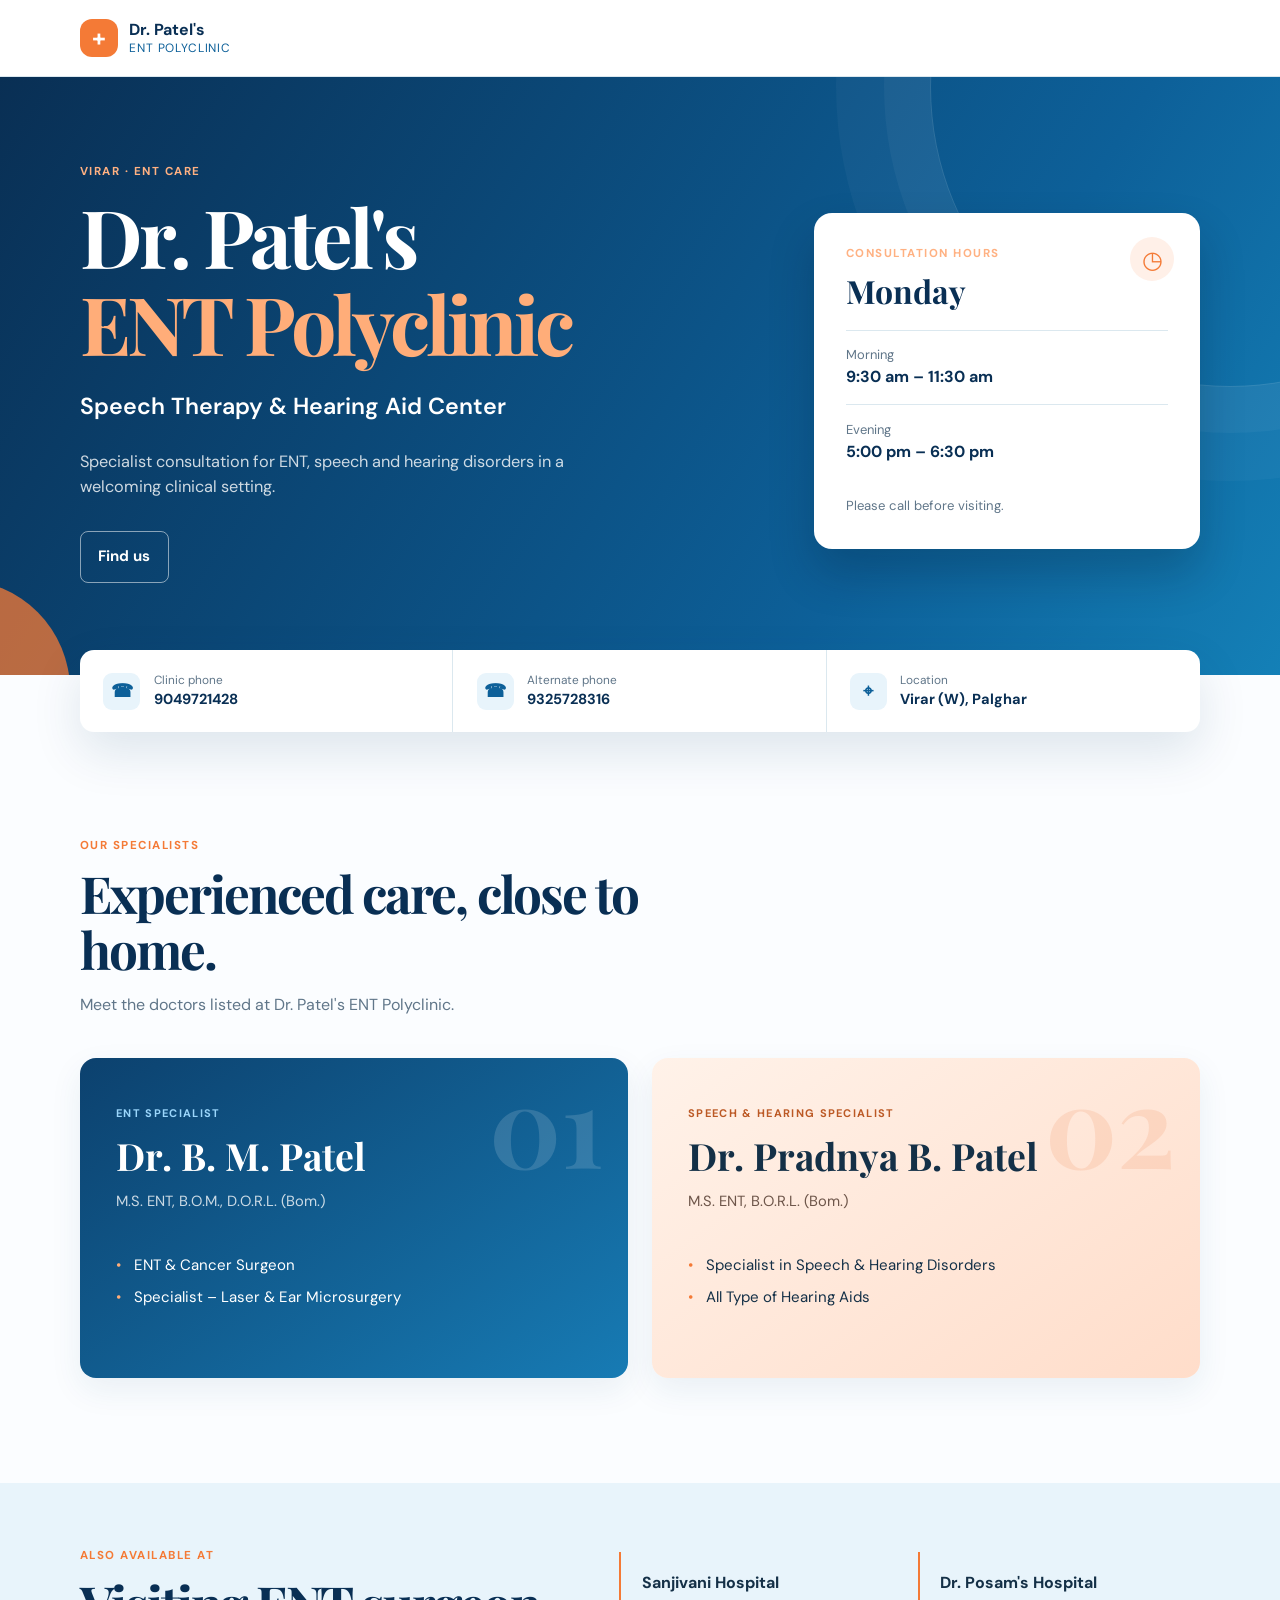
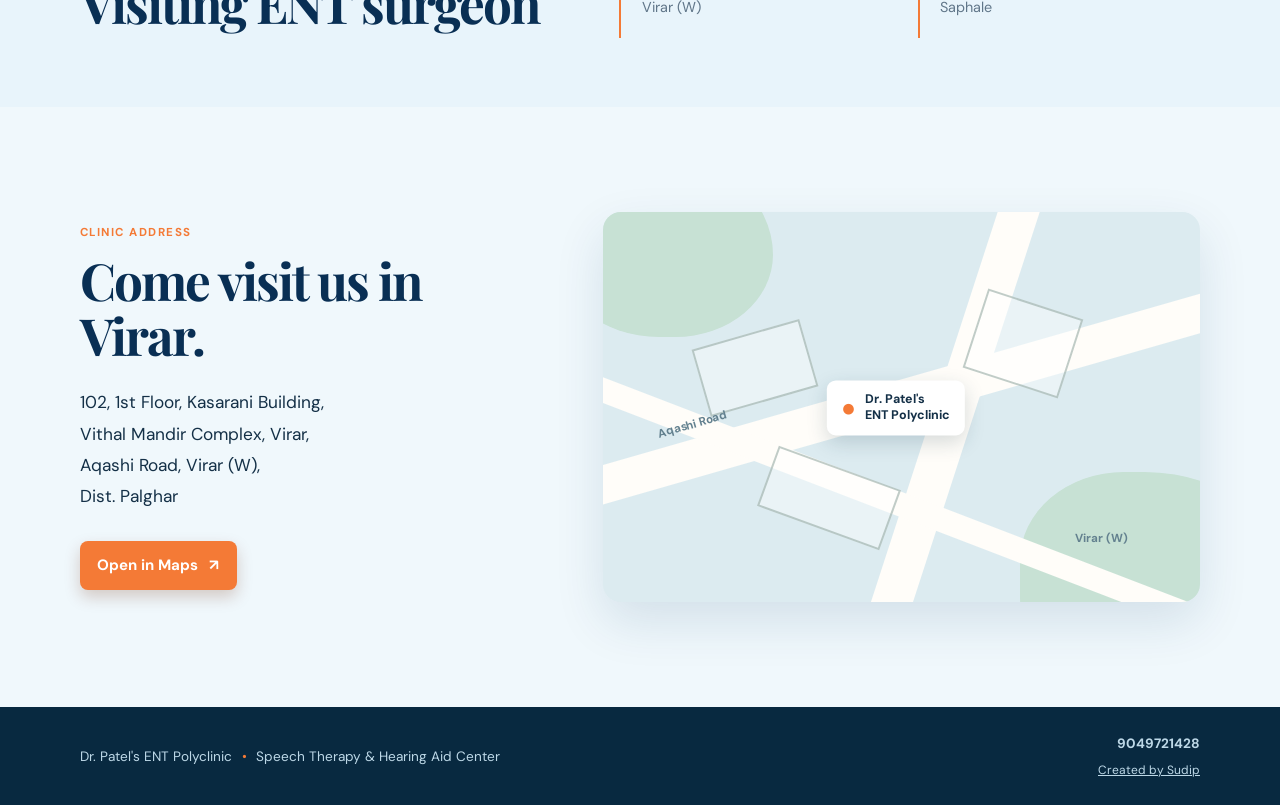
<file: index.html>
<!doctype html>
<html lang="en">
<head>
  <meta charset="UTF-8">
  <meta name="viewport" content="width=device-width, initial-scale=1.0">
  <meta name="description" content="Dr. Patel's ENT Polyclinic, Speech Therapy & Hearing Aid Center in Virar.">
  <title>Dr. Patel's ENT Polyclinic | Virar</title>
  <link rel="preconnect" href="https://fonts.googleapis.com">
  <link rel="preconnect" href="https://fonts.gstatic.com" crossorigin>
  <link href="https://fonts.googleapis.com/css2?family=DM+Sans:wght@400;500;600;700&family=Playfair+Display:wght@600;700&display=swap" rel="stylesheet">
  <link rel="stylesheet" href="styles.css">
</head>
<body>
  <a class="skip-link" href="#main">Skip to content</a>
  <header class="site-header"><div class="container nav">
    <a class="brand" href="#home" aria-label="Dr. Patel's ENT Polyclinic home"><b class="brand-mark" aria-hidden="true">+</b><span><strong>Dr. Patel's</strong><small>ENT Polyclinic</small></span></a>
    <span aria-hidden="true"></span>
  </div></header>
  <main id="main">
    <section class="hero" id="home"><i class="orbit orbit-one" aria-hidden="true"></i><i class="orbit orbit-two" aria-hidden="true"></i>
      <div class="container hero-grid"><div>
        <p class="eyebrow">Virar · ENT care</p><h1>Dr. Patel's<br><em>ENT Polyclinic</em></h1>
        <p class="hero-subtitle">Speech Therapy &amp; Hearing Aid Center</p>
        <p class="intro">Specialist consultation for ENT, speech and hearing disorders in a welcoming clinical setting.</p>
        <p class="actions"><a class="button secondary" href="#location">Find us</a></p>
      </div><aside class="hours-card">
        <span class="clock" aria-hidden="true">◷</span><p class="eyebrow">Consultation hours</p><h2>Monday</h2>
        <dl><div><dt>Morning</dt><dd>9:30 am – 11:30 am</dd></div><div><dt>Evening</dt><dd>5:00 pm – 6:30 pm</dd></div></dl><p class="note">Please call before visiting.</p>
      </aside></div>
    </section>
    <section class="quick-contact" aria-label="Quick contact"><div class="container contact-grid">
      <div class="contact"><b>☎</b><span><small>Clinic phone</small><strong>9049721428</strong></span></div>
      <div class="contact"><b>☎</b><span><small>Alternate phone</small><strong>9325728316</strong></span></div>
      <div class="contact"><b>⌖</b><span><small>Location</small><strong>Virar (W), Palghar</strong></span></div>
    </div></section>
    <section class="section" id="doctors"><div class="container">
      <div class="heading"><p class="eyebrow">Our specialists</p><h2>Experienced care, close to home.</h2><p>Meet the doctors listed at Dr. Patel's ENT Polyclinic.</p></div>
      <div class="doctor-grid">
        <article class="doctor blue"><i>01</i><p class="doctor-label">ENT specialist</p><h3>Dr. B. M. Patel</h3><p class="credentials">M.S. ENT, B.O.M., D.O.R.L. (Bom.)</p><ul><li>ENT &amp; Cancer Surgeon</li><li>Specialist – Laser &amp; Ear Microsurgery</li></ul></article>
        <article class="doctor orange"><i>02</i><p class="doctor-label">Speech &amp; hearing specialist</p><h3>Dr. Pradnya B. Patel</h3><p class="credentials">M.S. ENT, B.O.R.L. (Bom.)</p><ul><li>Specialist in Speech &amp; Hearing Disorders</li><li>All Type of Hearing Aids</li></ul></article>
      </div>
    </div></section>
    <section class="visiting"><div class="container visiting-grid"><div><p class="eyebrow">Also available at</p><h2>Visiting ENT surgeon</h2></div><div class="visiting-list"><p><strong>Sanjivani Hospital</strong><span>Virar (W)</span></p><p><strong>Dr. Posam's Hospital</strong><span>Saphale</span></p></div></div></section>
    <section class="section location" id="location"><div class="container location-grid">
      <div><p class="eyebrow">Clinic address</p><h2>Come visit us in Virar.</h2><address>102, 1st Floor, Kasarani Building,<br>Vithal Mandir Complex, Virar,<br>Aqashi Road, Virar (W),<br>Dist. Palghar</address><a class="button primary" href="https://www.google.com/maps/search/?api=1&amp;query=102%2C%201st%20Floor%2C%20Kasarani%20Building%2C%20Vithal%20Mandir%20Complex%2C%20Virar%2C%20Aqashi%20Road%2C%20Virar%20West%2C%20Palghar" target="_blank" rel="noopener">Open in Maps <span>↗</span></a></div>
      <div class="map" aria-label="Stylized location map for the clinic in Virar West"><b class="road r1"></b><b class="road r2"></b><b class="road r3"></b><i class="block b1"></i><i class="block b2"></i><i class="block b3"></i><p class="pin"><span>●</span><strong>Dr. Patel's<br>ENT Polyclinic</strong></p><small class="aqashi">Aqashi Road</small><small class="virar">Virar (W)</small></div>
    </div></section>
  </main>
  <footer><div class="container footer"><p>Dr. Patel's ENT Polyclinic <span>•</span> Speech Therapy &amp; Hearing Aid Center</p><div style="text-align: right;"><strong>9049721428</strong><div style="margin-top: 5px;"><a href="creator.html" style="font-weight: normal; font-size: 0.75rem; color: #bdd8e7; text-decoration: underline;">Created by Sudip</a></div></div></div></footer>
</body>
</html>
</file>
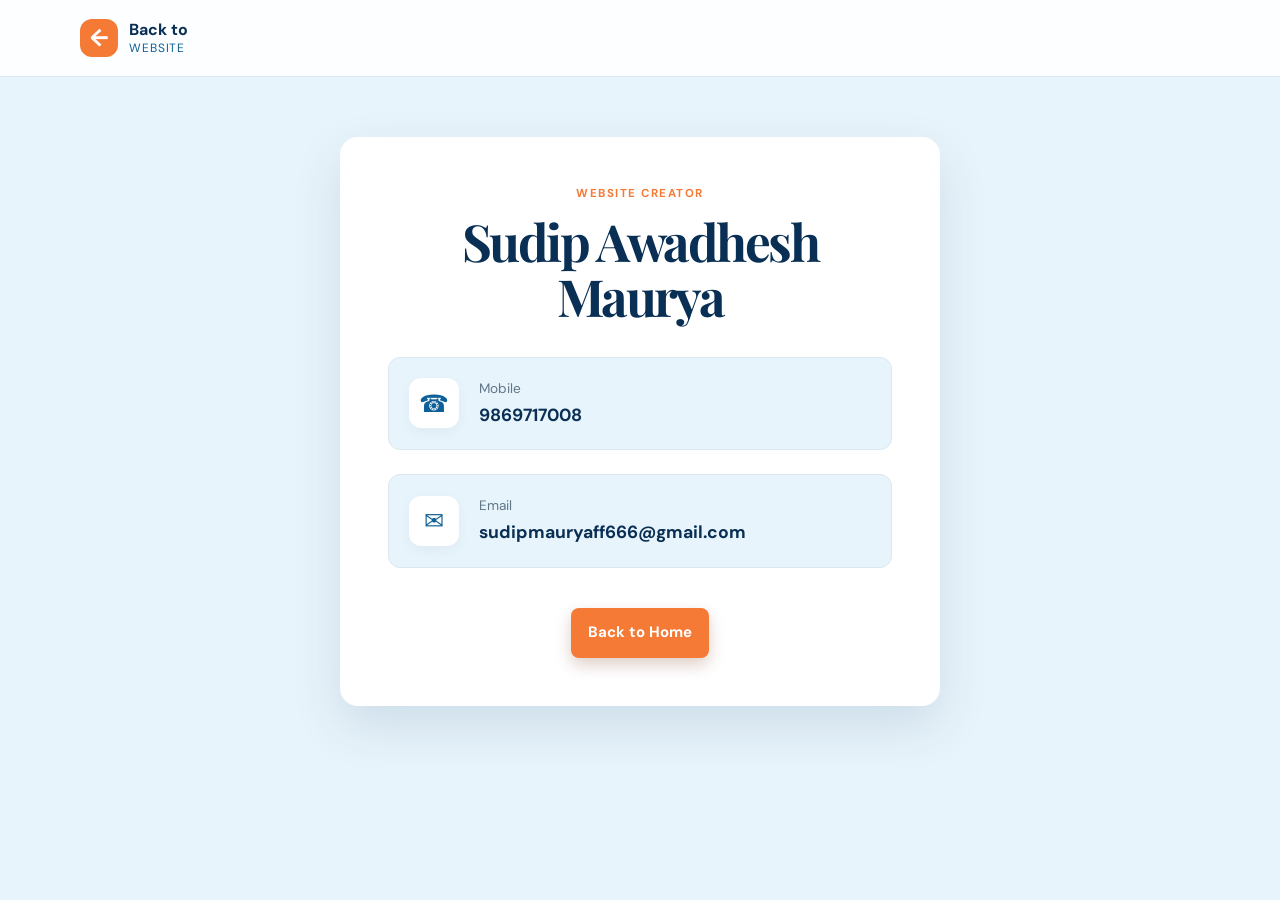
<file: creator.html>
<!doctype html>
<html lang="en">
<head>
  <meta charset="UTF-8">
  <meta name="viewport" content="width=device-width, initial-scale=1.0">
  <title>Creator Details | Sudip Awadhesh Maurya</title>
  <link rel="preconnect" href="https://fonts.googleapis.com">
  <link rel="preconnect" href="https://fonts.gstatic.com" crossorigin>
  <link href="https://fonts.googleapis.com/css2?family=DM+Sans:wght@400;500;600;700&family=Playfair+Display:wght@600;700&display=swap" rel="stylesheet">
  <link rel="stylesheet" href="styles.css">
  <link rel="stylesheet" href="creator.css">
</head>
<body class="creator-page">
  <header class="site-header">
    <div class="container nav">
      <a class="brand" href="index.html" aria-label="Back to Website">
        <b class="brand-mark" aria-hidden="true">←</b>
        <span><strong>Back to</strong><small>Website</small></span>
      </a>
    </div>
  </header>
  
  <main id="main">
    <section class="creator-section section">
      <div class="container">
        <div class="creator-card">
          <p class="eyebrow">Website Creator</p>
          <h1>Sudip Awadhesh Maurya</h1>
          
          <div class="creator-contact-info">
            <div class="contact-item">
              <span class="icon">☎</span>
              <div class="details">
                <small>Mobile</small>
                <a href="tel:9869717008"><strong>9869717008</strong></a>
              </div>
            </div>
            
            <div class="contact-item">
              <span class="icon">✉</span>
              <div class="details">
                <small>Email</small>
                <a href="mailto:sudipmauryaff666@gmail.com"><strong>sudipmauryaff666@gmail.com</strong></a>
              </div>
            </div>
          </div>
          
          <div class="actions">
            <a class="button primary" href="index.html">Back to Home</a>
          </div>
        </div>
      </div>
    </section>
  </main>
</body>
</html>
</file>
<file: styles.css>
:root{--navy:#092f54;--blue:#0d6099;--sky:#e8f4fb;--orange:#f47a36;--cream:#fff0e8;--ink:#143047;--muted:#607689;--line:#dbe8ef;--shadow:0 20px 50px rgba(10,58,97,.12)}*{box-sizing:border-box}html{scroll-behavior:smooth}body{margin:0;background:#fbfdff;color:var(--ink);font-family:"DM Sans",Arial,sans-serif;line-height:1.55}a{text-decoration:none;color:inherit}.container{width:min(1120px,calc(100% - 40px));margin:auto}.skip-link{position:absolute;left:-999px}.skip-link:focus{left:1rem;top:1rem;background:#fff;color:var(--navy);padding:.5rem;z-index:20}
.site-header{position:sticky;z-index:10;top:0;background:#ffffffee;border-bottom:1px solid var(--line);backdrop-filter:blur(12px)}.nav{min-height:76px;display:flex;align-items:center;justify-content:space-between}.brand{display:flex;gap:.7rem;align-items:center;color:var(--navy)}.brand-mark{display:grid;place-items:center;width:38px;height:38px;border-radius:12px;background:var(--orange);color:#fff;font-size:1.5rem}.brand strong,.brand small{display:block;line-height:1.1}.brand small{margin-top:.2rem;font-size:.75rem;letter-spacing:.07em;text-transform:uppercase;color:var(--blue)}.nav-call{border:1px solid var(--blue);border-radius:99px;padding:.55rem 1rem;color:var(--blue);font-weight:700;font-size:.875rem}.nav-call:hover{background:var(--blue);color:#fff}
.hero{position:relative;overflow:hidden;padding:86px 0 76px;color:#fff;background:linear-gradient(122deg,var(--navy),var(--blue) 70%,#1480b7)}.orbit{position:absolute;border-radius:50%;pointer-events:none}.orbit-one{height:600px;width:600px;right:-250px;top:-290px;border:1px solid #ffffff25;box-shadow:0 0 0 46px #ffffff0a,0 0 0 94px #ffffff08}.orbit-two{height:220px;width:220px;left:-150px;bottom:-125px;background:#f47a36c0}.hero-grid{position:relative;display:grid;grid-template-columns:1.25fr .75fr;align-items:center;gap:7vw}.eyebrow{margin:0 0 .7rem;color:var(--orange);text-transform:uppercase;letter-spacing:.13em;font-size:.72rem;font-weight:700}.hero .eyebrow,.visiting .eyebrow{color:#ffb182}h1,h2,h3{font-family:"Playfair Display",Georgia,serif;line-height:1.08}h1{margin:.2rem 0 1rem;font-size:clamp(3rem,6.3vw,5.4rem);letter-spacing:-.05em}h1 em{color:#ffad79;font-style:normal}.hero-subtitle{font-size:clamp(1.15rem,2vw,1.45rem);font-weight:600}.intro{max-width:540px;color:#ffffffcc;font-size:1.02rem}.actions{display:flex;gap:.8rem;flex-wrap:wrap;margin-top:2rem}.button{display:inline-flex;gap:.7rem;align-items:center;justify-content:center;padding:.83rem 1.08rem;border-radius:8px;font-size:.94rem;font-weight:700;transition:.2s}.button:hover{transform:translateY(-2px)}.primary{background:var(--orange);color:#fff;box-shadow:0 7px 16px #6e260538}.secondary{border:1px solid #ffffff85;color:#fff}.secondary:hover{background:#ffffff20}
.hours-card{position:relative;padding:2rem;background:#fff;color:var(--ink);border-radius:18px;box-shadow:0 24px 45px #0015283b}.clock{display:grid;place-items:center;position:absolute;right:1.6rem;top:1.5rem;width:44px;height:44px;border-radius:50%;background:var(--cream);color:var(--orange);font-size:1.5rem}.hours-card h2{margin:.2rem 0 1.3rem;color:var(--navy);font-size:2rem}.hours-card dl{margin:0}.hours-card dl div{padding:.9rem 0;border-top:1px solid var(--line)}dt{color:var(--muted);font-size:.81rem}dd{margin:0;color:var(--navy);font-weight:700}.note{margin:1.1rem 0 0;color:var(--muted);font-size:.82rem}
.quick-contact{position:relative;z-index:2;margin-top:-25px}.contact-grid{display:grid;grid-template-columns:repeat(3,1fr);overflow:hidden;background:#fff;border-radius:14px;box-shadow:var(--shadow)}.contact{display:flex;gap:.85rem;align-items:center;padding:1.3rem 1.45rem;border-right:1px solid var(--line)}.contact:last-child{border:0}.contact:hover{background:#f6fbff}.contact>b{display:grid;place-items:center;flex:0 0 37px;height:37px;background:var(--sky);border-radius:9px;color:var(--blue);font-size:1.15rem}.contact small,.contact strong{display:block}.contact small{color:var(--muted);font-size:.74rem}.contact strong{color:var(--navy);font-size:.91rem}
.section{padding:105px 0}.heading{max-width:650px;margin-bottom:2.5rem}.heading h2,.location h2,.visiting h2{margin:.1rem 0 .75rem;color:var(--navy);font-size:clamp(2.15rem,4vw,3.25rem);letter-spacing:-.04em}.heading>p:last-child{color:var(--muted)}.doctor-grid{display:grid;grid-template-columns:repeat(2,1fr);gap:1.5rem}.doctor{position:relative;min-height:320px;overflow:hidden;padding:2.25rem;border-radius:16px;box-shadow:0 12px 32px #174b6f14}.doctor.blue{background:linear-gradient(145deg,#0c416e,#177bb4);color:#fff}.doctor.orange{background:linear-gradient(145deg,#fff2e9,#ffddca)}.doctor>i{position:absolute;right:1.5rem;top:.6rem;color:#ffffff24;font:700 7rem/1 "Playfair Display",serif}.orange>i{color:#e665221f}.doctor-label{position:relative;color:#9bd6fb;text-transform:uppercase;letter-spacing:.12em;font-size:.69rem;font-weight:700}.orange .doctor-label{color:#bc5925}.doctor h3{position:relative;margin:.8rem 0 .5rem;font-size:clamp(1.75rem,3vw,2.35rem)}.credentials{position:relative;min-height:3em;color:#ffffffc7;font-size:.92rem}.orange .credentials{color:#6e564a}.doctor ul{position:relative;margin:1.25rem 0 0;padding:0;list-style:none}.doctor li{margin:.55rem 0;padding-left:1.1rem;font-size:.94rem}.doctor li:before{content:"•";display:inline-block;width:1.1rem;margin-left:-1.1rem;color:#ffad79}.orange li:before{color:var(--orange)}
.visiting{padding:64px 0;background:var(--sky);color:var(--ink)}.visiting-grid{display:grid;grid-template-columns:.9fr 1.1fr;align-items:center;gap:4rem}.visiting h2{color:var(--navy)}.visiting .eyebrow{color:var(--orange)}.visiting-list{display:grid;grid-template-columns:repeat(2,1fr);gap:1rem}.visiting-list p{margin:0;padding:1.2rem 0 1.2rem 1.3rem;border-left:2px solid var(--orange)}.visiting-list strong,.visiting-list span{display:block}.visiting-list span{color:var(--muted);font-size:.9rem}
.location{background:#f0f8fc}.location address{margin:1.5rem 0 1.8rem;font-size:1.08rem;font-style:normal;line-height:1.8}.location-grid{display:grid;grid-template-columns:.87fr 1.13fr;align-items:center;gap:5vw}.map{position:relative;min-height:390px;overflow:hidden;border-radius:18px;background:#dcebf0;box-shadow:var(--shadow)}.map:before,.map:after{content:"";position:absolute;background:#c7e1d4;border-radius:40% 60% 48% 52%}.map:before{width:220px;height:185px;left:-50px;top:-60px}.map:after{width:280px;height:240px;right:-100px;bottom:-110px}.road{position:absolute;z-index:1;background:#fffdf9}.r1{width:130%;height:38px;top:43%;left:-15%;transform:rotate(-16deg)}.r2{height:135%;width:40px;left:55%;top:-15%;transform:rotate(18deg)}.r3{width:110%;height:24px;top:72%;left:-5%;transform:rotate(21deg)}.block{position:absolute;z-index:2;border:2px solid #8fa49d8c;background:#ffffff66}.b1{width:112px;height:70px;left:16%;top:31%;transform:rotate(-16deg)}.b2{width:100px;height:83px;left:62%;top:23%;transform:rotate(18deg)}.b3{width:130px;height:64px;left:27%;top:65%;transform:rotate(20deg)}.pin{position:absolute;z-index:4;left:49%;top:47%;transform:translate(-50%,-50%);display:flex;gap:.6rem;align-items:center;padding:.75rem .9rem;background:#fff;border-radius:9px;box-shadow:0 7px 20px #193c4b2e;font-size:.78rem;line-height:1.25}.pin span{color:var(--orange);font-size:1.55rem}.map small{position:absolute;z-index:3;color:#63818f;font-size:.73rem;font-weight:700}.aqashi{left:9%;top:52%;transform:rotate(-16deg)}.virar{right:12%;bottom:14%}
footer{padding:1.6rem 0;background:#082940;color:#bdd8e7;font-size:.85rem}.footer{display:flex;align-items:center;justify-content:space-between;gap:1rem}.footer p{margin:0}.footer span{color:var(--orange);margin:0 .35rem}.footer a{color:#fff;font-weight:700}
@media(max-width:780px){.hero{padding:65px 0 60px}.hero-grid,.location-grid,.visiting-grid{grid-template-columns:1fr;gap:2.5rem}.hours-card{max-width:470px}.contact-grid,.doctor-grid,.visiting-list{grid-template-columns:1fr}.contact{padding:1rem 1.2rem;border-right:0;border-bottom:1px solid var(--line)}.contact:last-child{border-bottom:0}.section{padding:75px 0}.map{min-height:330px}.footer{flex-direction:column;align-items:flex-start}.footer span{display:none}}@media(max-width:450px){.container{width:min(100% - 30px,1120px)}.nav{min-height:67px}.brand-mark{width:33px;height:33px}.brand small{font-size:.66rem}.nav-call{padding:.48rem .75rem}.hero{padding-top:55px}h1{font-size:2.82rem}.actions .button{width:100%}.doctor{padding:1.7rem;min-height:0}.location address{font-size:1rem}}
</file>
<file: creator.css>
.creator-page {
  background: var(--sky);
  min-height: 100vh;
  display: flex;
  flex-direction: column;
}

.creator-page .site-header {
  background: #ffffffdd;
}

.creator-section {
  flex: 1;
  display: flex;
  align-items: center;
  justify-content: center;
  padding: 60px 0;
}

.creator-card {
  background: #fff;
  border-radius: 18px;
  padding: 3rem;
  box-shadow: var(--shadow);
  max-width: 600px;
  margin: 0 auto;
  text-align: center;
}

.creator-card h1 {
  color: var(--navy);
  font-size: clamp(2.5rem, 4vw, 3.5rem);
  margin-bottom: 2rem;
}

.creator-contact-info {
  display: flex;
  flex-direction: column;
  gap: 1.5rem;
  margin-bottom: 2.5rem;
  text-align: left;
}

.creator-card .contact-item {
  display: flex;
  align-items: center;
  gap: 1.25rem;
  padding: 1.25rem;
  background: var(--sky);
  border-radius: 12px;
  border: 1px solid var(--line);
  transition: .2s;
}

.creator-card .contact-item:hover {
  background: #f6fbff;
  transform: translateY(-2px);
}

.creator-card .icon {
  display: grid;
  place-items: center;
  width: 50px;
  height: 50px;
  background: #fff;
  border-radius: 12px;
  color: var(--blue);
  font-size: 1.5rem;
  box-shadow: 0 4px 12px rgba(10,58,97,.05);
}

.creator-card .details {
  display: flex;
  flex-direction: column;
}

.creator-card .details small {
  color: var(--muted);
  font-size: .85rem;
  margin-bottom: 0.2rem;
}

.creator-card .details a {
  color: var(--navy);
  font-size: 1.1rem;
  text-decoration: none;
}

.creator-card .details a:hover {
  color: var(--orange);
  text-decoration: underline;
}

.creator-card .actions {
  justify-content: center;
}

@media (max-width: 780px) {
  .creator-card {
    padding: 2rem;
  }
}
</file>
